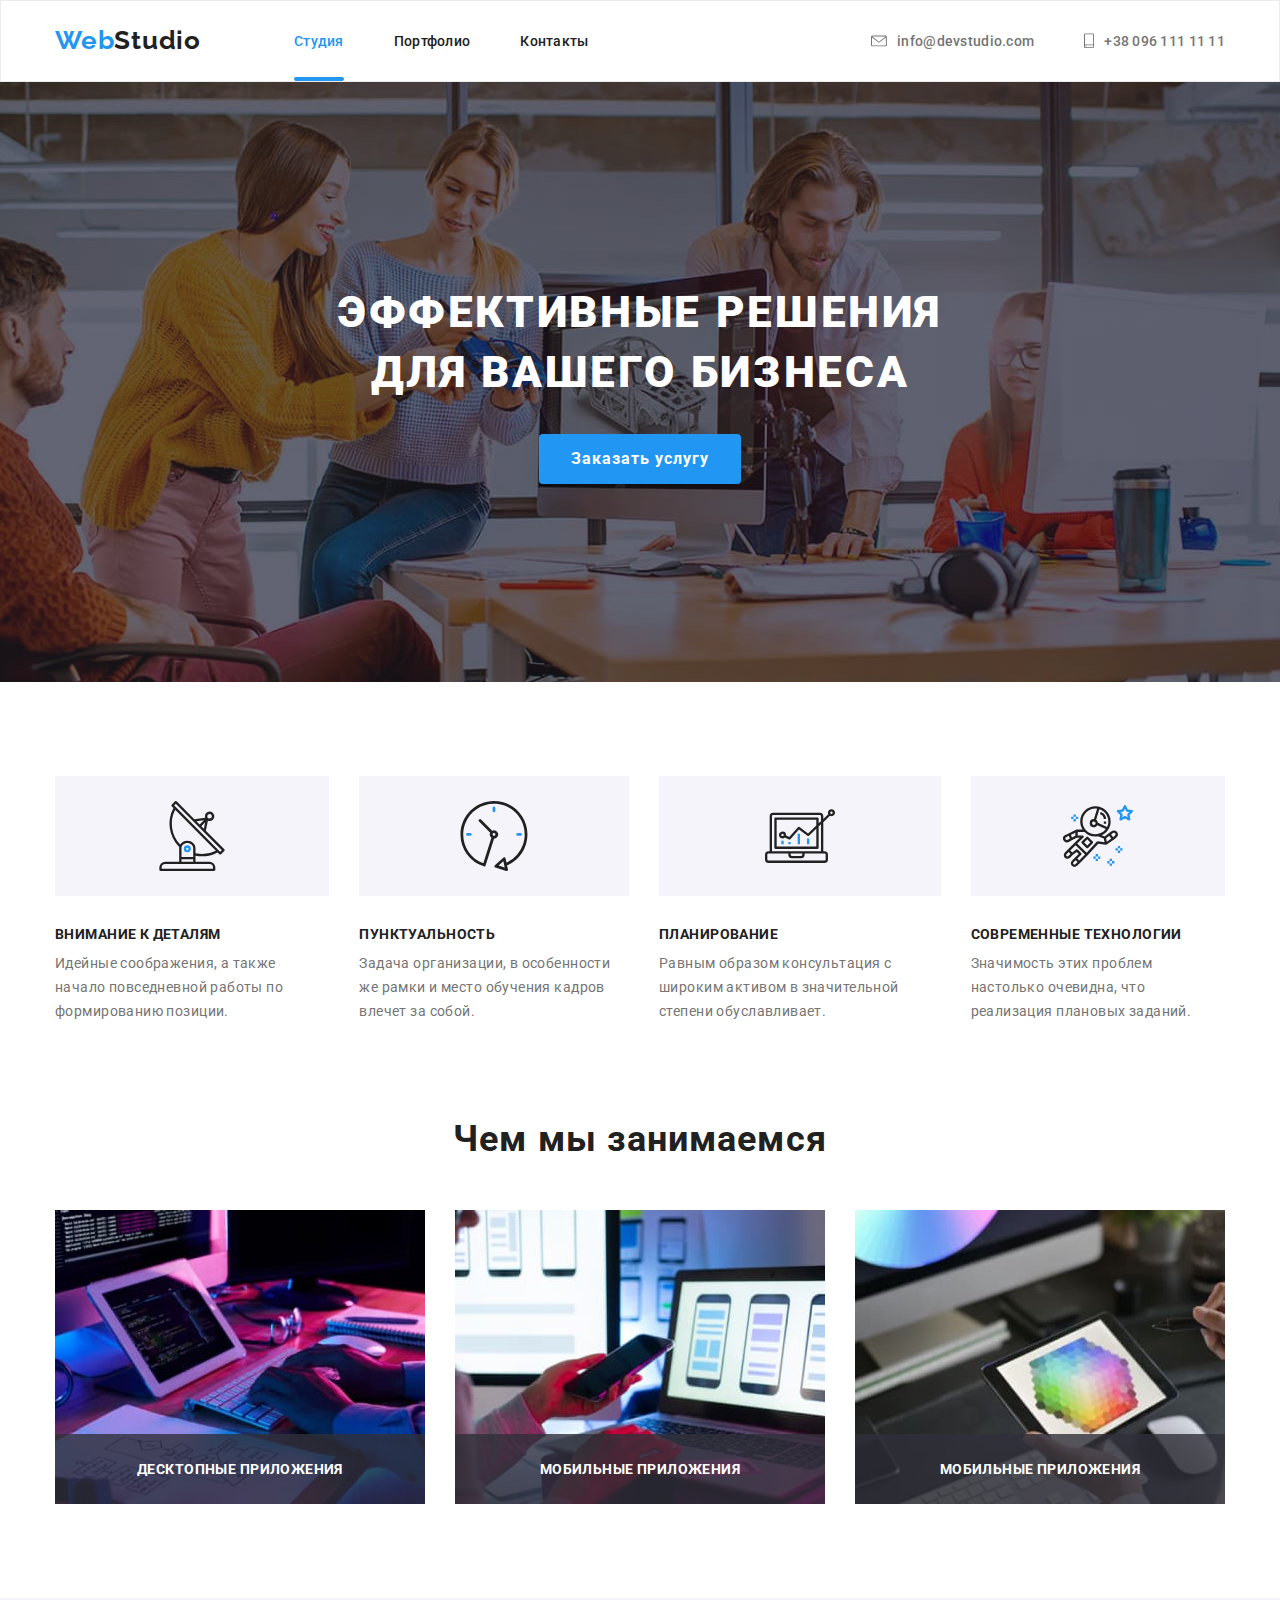
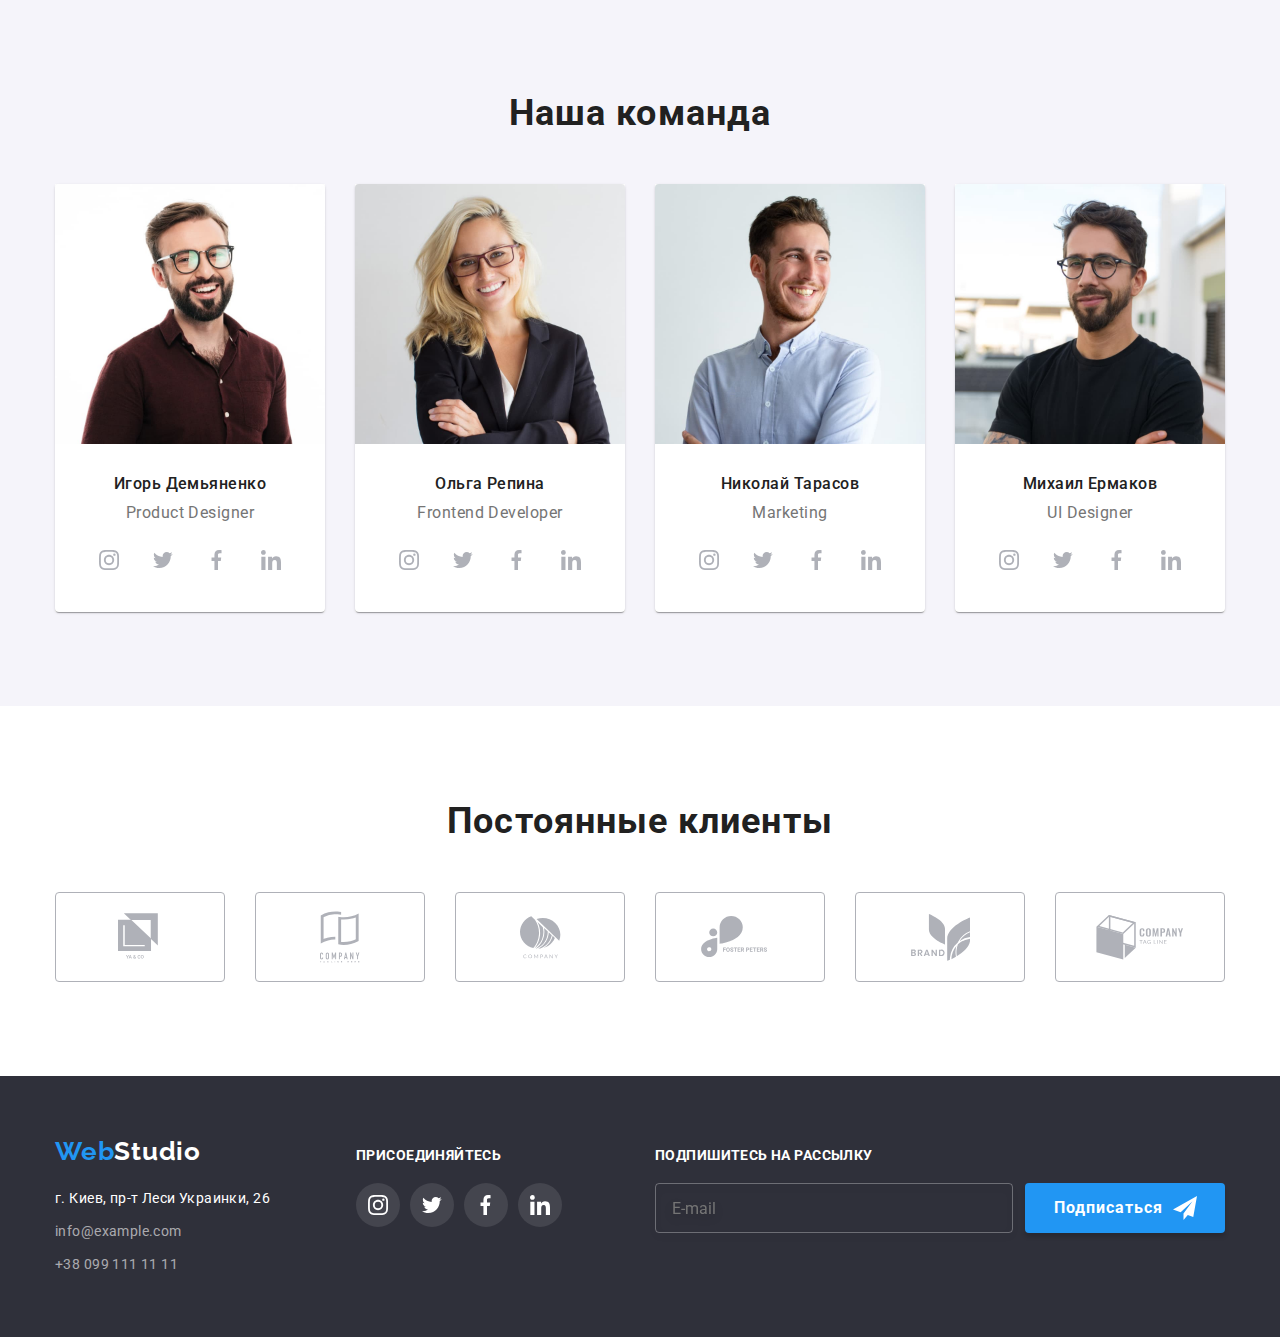
<file: index.html>
<!DOCTYPE html>
<html lang="ru">

<head>
    <meta charset="UTF-8">
    <meta name="viewport" content="width=device-width, initial-scale=1.0">
    <title>WebStudio</title>
    <link rel="stylesheet" href="https://cdnjs.cloudflare.com/ajax/libs/modern-normalize/1.0.0/modern-normalize.min.css">
    <link rel="preconnect" href="https://fonts.gstatic.com">
    <link 
        href="https://fonts.googleapis.com/css2?family=Raleway:wght@700&family=Roboto:wght@400;500;700&display=swap"
        rel="stylesheet">
    <link rel="stylesheet" href="./css/main.min.css">
</head>

<body>
    <!-- ! HEADER website // ШАПКА веб-сайта-->
    <header class="header">
        <div class="conteiner">
            <nav class="nav">
                <!--LOGO // логотип-->
                <a class="logo" href="./index.html" lang="en">Web<span class="logo__dark">Studio</span></a>
                <!--MENU // меню-->
                <ul class="nav-list">
                    <li class="nav-list__item"><a class="nav-list__link current" href="./index.html">Студия</a></li>
                    <li class="nav-list__item"><a class="nav-list__link" href="./portfolio.html">Портфолио</a></li>
                    <li class="nav-list__item"><a class="nav-list__link" href="#">Контакты</a></li>
                </ul>
            </nav>           
            <!-- Header address. Contact // адрес и контакты в шапке веб-сайта-->
            <address class="address">
                <ul class="address-list">
                    <li class="address-list__item">
                        <a class="contact-item" href="mailto:info@devstudio.com">
                            <svg class="icon-envelope" width="16" height="12">
                                <use href="./img/sprite/sprite-opt.svg#envelope"></use>
                            </svg>
                            info@devstudio.com
                        </a>
                    </li>
                    <li class="address-list__item">
                        <a class="contact-item" href="tel:+380961111111">
                            <svg class="icon-phone" width="10" height="16"> 
                                <use href="./img/sprite/sprite-opt.svg#smartphone"></use>
                            </svg>
                            +38 096 111 11 11
                        </a>
                    </li>
                </ul>    
            </address>
        </div>
    </header>
    <!--! Unique page content // уникальный контент страницы-->
    <main>
        <!--SECTION HEROES // секция герои -->
        <section class="hero">
            <div class="conteiner">
                <h1 class="hero-title">Эффективные решения для вашего бизнеса</h1>
                <!-- BUTTON -->
                <button class="hero-button" type="button" data-modal-open>Заказать услугу</button>
            </div>
        </section>
        <!--SECTION Features // секция особенности -->
        <section class="section-features">
            <div class="conteiner">
                <h2 class="section-features__title visually-hidden">Особенности</h2> <!-- ! I will hide -->
                <ul class="subtitle-features">
                    <li class="subtitle-features__item icon-antenna">
                        <h3 class="subtitle-features-title">Внимание к деталям</h3>
                        <p class="subtitle-features-text">Идейные соображения, а также начало повседневной работы по формированию позиции.</p>
                    </li>
                    <li class="subtitle-features__item icon-clock">
                        <h3 class="subtitle-features-title">Пунктуальность</h3>
                        <p class="subtitle-features-text">Задача организации, в особенности же рамки и место обучения кадров влечет за собой.</p>
                    </li>
                    <li class="subtitle-features__item icon-diagram">
                        <h3 class="subtitle-features-title">Планирование</h3>
                        <p class="subtitle-features-text">Равным образом консультация с широким активом в значительной степени обуславливает.</p>
                    </li>
                    <li class="subtitle-features__item icon-astronaut">
                        <h3 class="subtitle-features-title">Современные технологии</h3>
                        <p class="subtitle-features-text">Значимость этих проблем настолько очевидна, что реализация плановых заданий.</p>
                    </li>
                </ul>
            </div>
        </section>
        <!--SECTION Activities // Направления деятельности-->
        <section class="section-work">
            <div class="conteiner">
                <h2 class="section-work__title">Чем мы занимаемся</h2>
                <ul class="subtitle-work">
                    <li class="subtitle-work__item">
                        <a href="#">
                            <img class="subtitle-work__img" src="./img/studio/1.jpg" alt="компьютер на столе" width="370" height="294">
                            <h3 class="subtitle-work__label">Десктопные приложения</h3>
                        </a>
                    </li>
                    <li class="subtitle-work__item">
                        <a href="#">
                            <img class="subtitle-work__img" src="./img/studio/2.jpg" alt="телефон на столе" width="370" height="294">
                            <h3 class="subtitle-work__label">Мобильные приложения</h3>
                        </a>
                    </li>
                    <li class="subtitle-work__item">
                        <a href="#">
                            <img class="subtitle-work__img" src="./img/studio/3.jpg" alt="планцен на столе" width="370" height="294">
                            <h3 class="subtitle-work__label">Мобильные приложения</h3>
                        </a>
                    </li>
                </ul>
            </div>
        </section>

        <!--SECTION team // Команда-->
        <section class="section-team">
            <div class="conteiner">
                <h2 class="section-team__title">Наша команда</h2>
                <ul class="subtitle-team">
                    <li class="subtitle-team__item">
                        <article class="card-team">
                            <div class="card-team__thumb">
                                <img class="subtitle-team-title__img" src="./img/studio/PD.jpg" alt="Игорь Демьяненко">
                            </div>
                            <div class="card-team__content">
                                <h3 class="subtitle-team-title">Игорь Демьяненко</h3>
                                <p class="subtitle-team-text"><span lang="en">Product Designer</span></p>
                                <ul class="socials-links">
                                    <li>
                                        <a href="#" class="socials-links__instagram socials">
                                            <svg class="socials__icon">
                                                <use href="./img/sprite/sprite-opt.svg#instagram"></use>
                                            </svg>
                                        </a>
                                    </li>
                                    <li>
                                        <a href="#" class="socials-links__twitter socials">
                                            <svg class="socials__icon">
                                                <use href="./img/sprite/sprite-opt.svg#twitter"></use>
                                            </svg>
                                        </a>
                                    </li>
                                    <li>
                                        <a href="#" class="socials-links__facebook socials">
                                            <svg class="socials__icon">
                                                <use href="./img/sprite/sprite-opt.svg#facebook"></use>
                                            </svg>
                                        </a>
                                    </li>
                                    <li>
                                        <a href="#" class="socials-links__linkedin socials">
                                            <svg class="socials__icon">
                                                <use href="./img/sprite/sprite-opt.svg#linkedin"></use>
                                            </svg>
                                        </a>
                                    </li>
                                </ul>
                            </div>
                        </article>
                    </li>
                    <li class="subtitle-team__item">
                        <article class="card-team">
                            <div class="card-team__thumb">
                                <img class="subtitle-team-title__img" src="./img/studio/FD.jpg" alt="Ольга Репина">
                            </div>
                            <div class="card-team__content">
                                <h3 class="subtitle-team-title">Ольга Репина</h3>
                                <p class="subtitle-team-text"><span lang="en">Frontend Developer</span></p>
                                <ul class="socials-links">
                                    <li>
                                        <a href="#" class="socials-links__instagram socials">
                                            <svg class="socials__icon">
                                                <use href="./img/sprite/sprite-opt.svg#instagram"></use>
                                            </svg>
                                        </a>
                                    </li>
                                    <li>
                                        <a href="#" class="socials-links__twitter socials">
                                            <svg class="socials__icon">
                                                <use href="./img/sprite/sprite-opt.svg#twitter"></use>
                                            </svg>
                                        </a>
                                    </li>
                                    <li>
                                        <a href="#" class="socials-links__facebook socials">
                                            <svg class="socials__icon">
                                                <use href="./img/sprite/sprite-opt.svg#facebook"></use>
                                            </svg>
                                        </a>
                                    </li>
                                    <li>
                                        <a href="#" class="socials-links__linkedin socials">
                                            <svg class="socials__icon">
                                                <use href="./img/sprite/sprite-opt.svg#linkedin"></use>
                                            </svg>
                                        </a>
                                    </li>
                                </ul>
                            </div>
                        </article>
                    </li>
                    <li class="subtitle-team__item">
                        <article class="card-team">
                            <div class="card-team__thumb">
                                <img class="subtitle-team-title__img" src="./img/studio/M.jpg" alt="Николай Тарасов">
                            </div>
                            <div class="card-team__content">
                                <h3 class="subtitle-team-title">Николай Тарасов</h3>
                                <p class="subtitle-team-text"><span lang="en">Marketing</span></p>
                                <ul class="socials-links">
                                    <li>
                                        <a href="#" class="socials-links__instagram socials">
                                            <svg class="socials__icon">
                                                <use href="./img/sprite/sprite-opt.svg#instagram"></use>
                                            </svg>
                                        </a>
                                    </li>
                                    <li
                                        <a href="#" class="socials-links__twitter socials">
                                            <svg class="socials__icon">
                                                <use href="./img/sprite/sprite-opt.svg#twitter"></use>
                                            </svg>
                                        </a>
                                    </li>
                                    <li>
                                        <a href="#" class="socials-links__facebook socials">
                                            <svg class="socials__icon">
                                                <use href="./img/sprite/sprite-opt.svg#facebook"></use>
                                            </svg>
                                        </a>
                                    </li>
                                    <li>
                                        <a href="#" class="socials-links__linkedin socials">
                                            <svg class="socials__icon">
                                                <use href="./img/sprite/sprite-opt.svg#linkedin"></use>
                                            </svg>
                                        </a>
                                    </li>
                                </ul>
                            </div>
                        </article>
                    </li>
                    <li class="subtitle-team__item">
                        <article class="card-team">
                            <div class="card-team__thumb">
                                <img class="subtitle-team-title__img" src="./img/studio/UID.jpg" alt="Михаил Ермаков">
                            </div>
                            <div class="card-team__content">
                                <h3 class="subtitle-team-title">Михаил Ермаков</h3>
                                <p class="subtitle-team-text"><span lang="en">UI Designer</span></p>
                                <ul class="socials-links">
                                    <li>
                                        <a href="#" class="socials-links__instagram socials">
                                            <svg class="socials__icon">
                                                <use href="./img/sprite/sprite-opt.svg#instagram"></use>
                                            </svg>
                                        </a>
                                    </li>
                                    <li>
                                        <a href="#" class="socials-links__twitter socials">
                                            <svg class="socials__icon">
                                                <use href="./img/sprite/sprite-opt.svg#twitter"></use>
                                            </svg>
                                        </a>
                                    </li>
                                    <li>
                                        <a href="#" class="socials-links__facebook socials">
                                            <svg class="socials__icon">
                                                <use href="./img/sprite/sprite-opt.svg#facebook"></use>
                                            </svg>
                                        </a>
                                    </li>
                                    <li>
                                        <a href="#" class="socials-links__linkedin socials">
                                            <svg class="socials__icon">
                                                <use href="./img/sprite/sprite-opt.svg#linkedin"></use>
                                            </svg>
                                        </a>
                                    </li>
                                </ul>
                            </div>
                        </article>
                    </li>
                </ul>
            </div>
        </section>

        <!--SECTION clients // Клиенты-->
        <section class="section-clients">
            <div class="conteiner">
                <h2 class="section-clients__title">Постоянные клиенты</h2>
                    <ul lang="en" class="section-clients-list">
                        <li class="section-section-clients-list__item">
                            <a href="#" class="section-clients__link" aria-label="YA & CO">
                                <svg class="section-clients__client" width="44" height="49">
                                    <use href="./img/sprite/sprite-opt.svg#client-1"></use>
                                </svg>
                            </a>
                        </li>
                        <li class="section-clients-list__item">
                            <a href="#" class="section-clients__link" aria-label="COMPANY TAGLINE HERE">
                                <svg class="section-clients__client" width="40" height="52">
                                    <use href="./img/sprite/sprite-opt.svg#client-2"></use>
                                </svg>
                            </a>
                        </li>
                        <li class="section-clients-list__item">
                            <a href="#" class="section-clients__link" aria-label="COMPANY">
                                <svg class="section-clients__client" width="41" height="43">
                                    <use href="./img/sprite/sprite-opt.svg#client-3"></use>
                                </svg>
                            </a>
                        </li>
                        <li class="section-clients-list__item">
                            <a href="#" class="section-clients__link" aria-label="FOSTER PETERS">
                                <svg class="section-clients__client" width="79" height="42">
                                    <use href="./img/sprite/sprite-opt.svg#client-4"></use>
                                </svg>
                            </a>
                        </li>
                        <li class="section-clients-list__item">
                            <a href="#" class="section-clients__link" aria-label="BRAND">
                                <svg class="section-clients__client" width="59" height="47">
                                    <use href="./img/sprite/sprite-opt.svg#client-5"></use>
                                </svg>
                            </a>
                        </li>
                        <li class="section-clients-list__item">
                            <a href="#" class="section-clients__link" aria-label="COMPANY TAG LINE">
                                <svg class="section-clients__client" width="88" height="45">
                                    <use href="./img/sprite/sprite-opt.svg#client-6"></use>
                                </svg>
                            </a>
                        </li>
                    </ul>
            </div>
        </section>
    </main>
    <!--! Footer site // Подвал сайта-->
    <footer class="footer">
        <div class="conteiner">
            <div class="footer--baseline">
                <!--the logo-->
            <div class="footer-contact">
                <a class="logo" href="./index.html" lang="en">Web<span class="logo__light">Studio</span></a>
                    <!--address, contact-->
                <address class="footer-address">
                    <a class="footer-address__contact" target="blanc" href="https://goo.gl/maps/rmMPoWMHuQChFa8u6" class="map">г. Киев, пр-т Леси Украинки, 26</a>
                    <a class="footer-contact__email" href="mailto:info@example.com">info@example.com</a>
                    <a class="footer-contact__tell" href="tel:+380991111111">+38 099 111 11 11</a>
                </address>
            </div>
            <div class="subscription">
                <b class="subscription-title">присоединяйтесь</b>
                    <ul class="socials-links">
                        <li class="socials-links__item">
                            <a href="#" class="socials-links__instagram socials--dark">
                                <svg class="socials__icon">
                                    <use href="./img/sprite/sprite-opt.svg#instagram"></use>
                                </svg>
                            </a>
                        </li>
                        <li class="socials-links__item">
                            <a href="#" class="socials-links__twitter socials--dark">
                                <svg class="socials__icon">
                                    <use href="./img/sprite/sprite-opt.svg#twitter"></use>
                                </svg>
                            </a>
                        </li>
                        <li class="socials-links__item">
                            <a href="#" class="socials-links__facebook socials--dark">
                                <svg class="socials__icon">
                                    <use href="./img/sprite/sprite-opt.svg#facebook"></use>
                                </svg>
                            </a>
                        </li>
                        <li class="socials-links__item">
                            <a href="#" class="socials-links__linkedin socials--dark">
                                <svg class="socials__icon">
                                    <use href="./img/sprite/sprite-opt.svg#linkedin"></use>
                                </svg>
                            </a>
                        </li>
                    </ul>
            </div>
                <div class="subscription-wrapper">
                    <p class="subscription-slogan">Подпишитесь на рассылку</p>
                    <form action="#" class="footer-form">
                        <input class="email-input" type="email" name="mail" placeholder="E-mail">
                        <button type="submit" class="subscription-btn">
                        Подписаться
                        <svg class="subscription-icon">
                            <use href="./img/sprite/sprite-opt.svg#icon-send"></use>
                        </svg>
                        </button>
                    </form>
                </div>      
            </div>
        </div>
    </footer>
    <!-- MODAL -->
    <div class="backdrop is-hidden" data-modal>
        <div class="modal">
            <button type="button" class="close-btn" data-modal-close>
                <svg class="close-icon" width="18" height="18">
                    <use href="./img/sprite/sprite-opt.svg#icon-close-black"></use>
                </svg>
            </button>
            <form action="#" class="modal-form">
                <b class="form-title">Оставьте свои данные, мы вам перезвоним</b>
                <label class="modal-form-field">
                    Имя
                    <span class="form-input-wrapper">
                        <input type="text" name="user-name" class="modal-form-input">
                        <svg class="form-icon" width="18" height="18">
                            <use href="./img/sprite/symbol-defs.svg#icon-user"></use>
                        </svg>
                    </span>
                </label>
                <label class="modal-form-field">
                    Телефон
                    <span class="form-input-wrapper">
                        <input type="tel" name="user-tel" class="modal-form-input">
                        <svg class="form-icon" width="18" height="18">
                            <use href="./img/sprite/symbol-defs.svg#icon-phone"></use>
                        </svg>
                    </span>
                </label>
                <label class="modal-form-field">
                    Почта
                    <span class="form-input-wrapper">
                        <input type="email" name="user-email" class="modal-form-input">
                        <svg class="form-icon" width="18" height="18">
                            <use href="./img/sprite/symbol-defs.svg#icon-email"></use>
                        </svg>
                    </span>
                </label>
                <label class="modal-form-field">
                    Комментарий
                    <textarea class="modal-form-comment" name="comment" id="" placeholder="Введите текст"></textarea>
                </label>
                <input type="checkbox" name="user-policy" value="accept-policy" class="modal-policy-checkbox visually-hidden" id="user-policy">
                <label for="user-policy" class="modal-policy">
                    Соглашаюсь с рассылкой и принимаю&nbsp<a href="#" class="form-link">Условия договора</a>
                </label>
                <button type="submit" class="modal-form-btn">Отправить</button>
            </form>
        </div>
    </div>
        <script src="./js/modal.js"></script>
    </body>
</html>
</body>
</html>
</file>
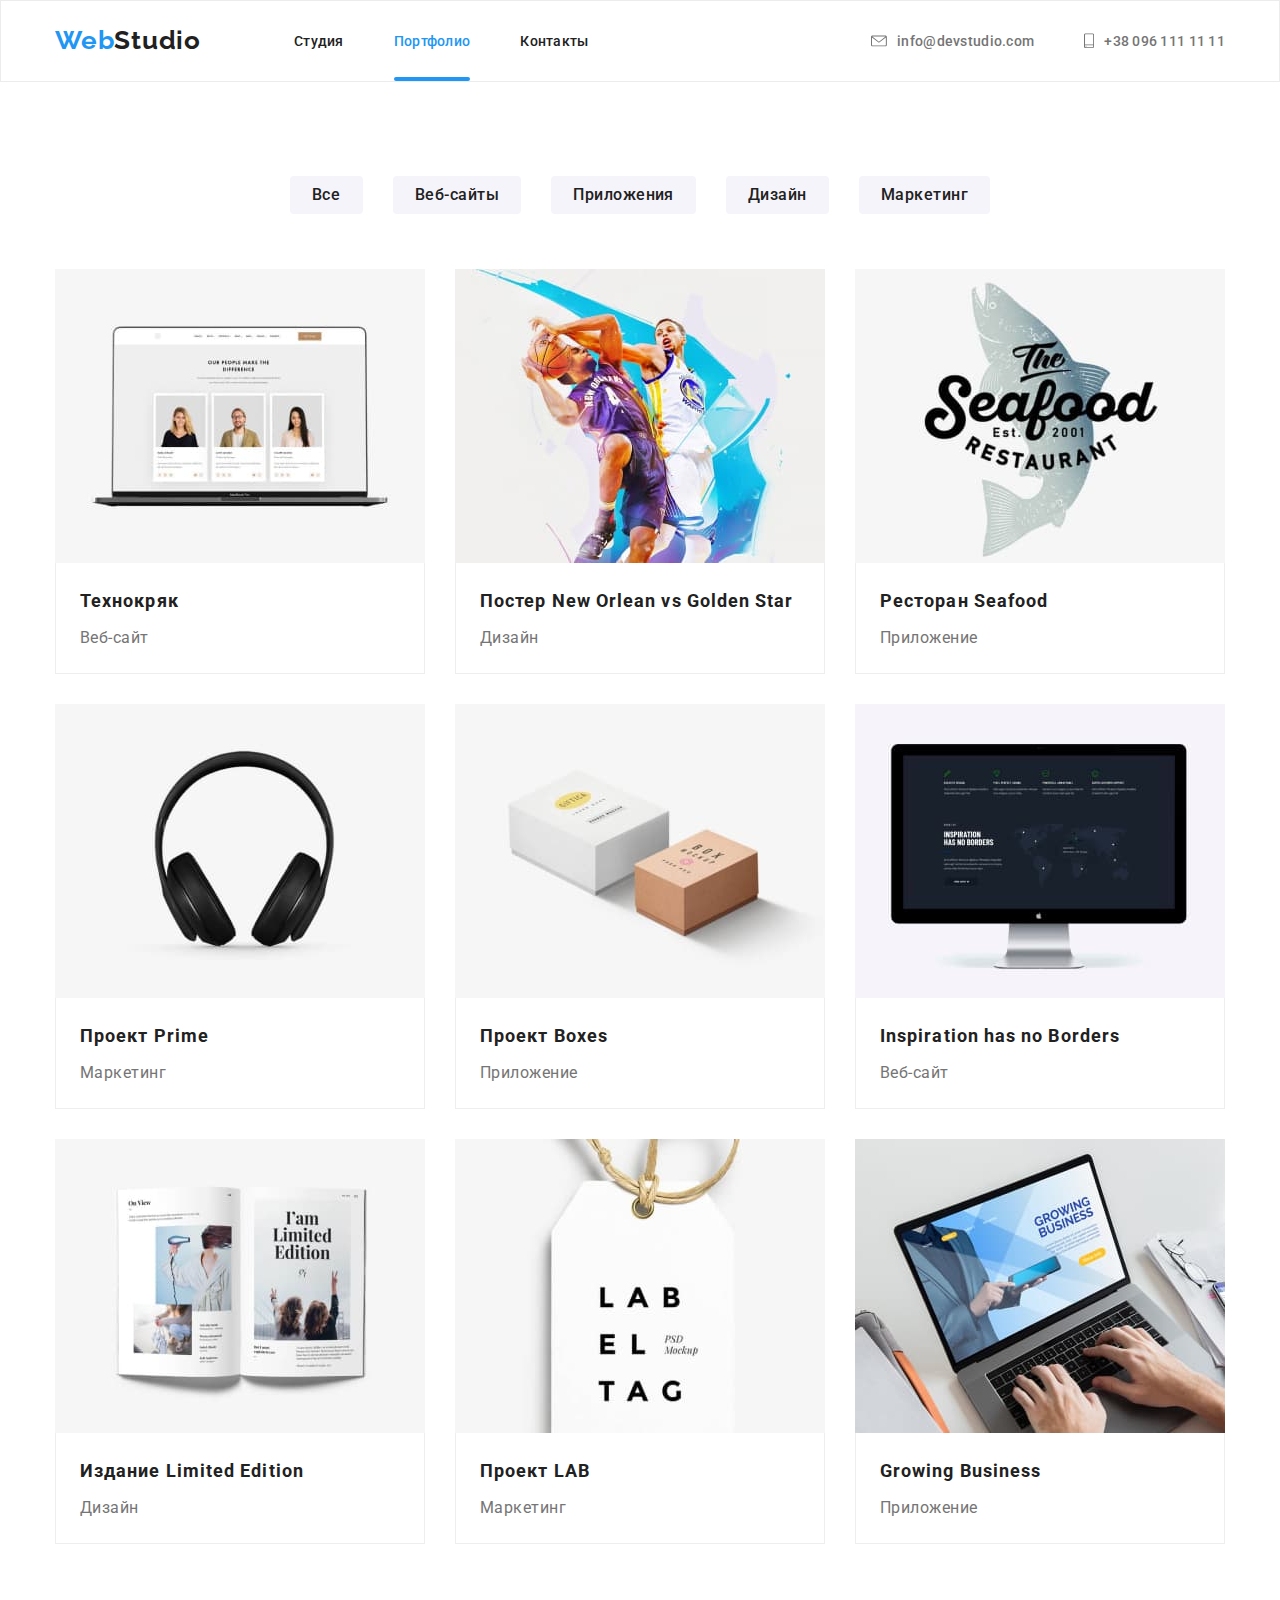
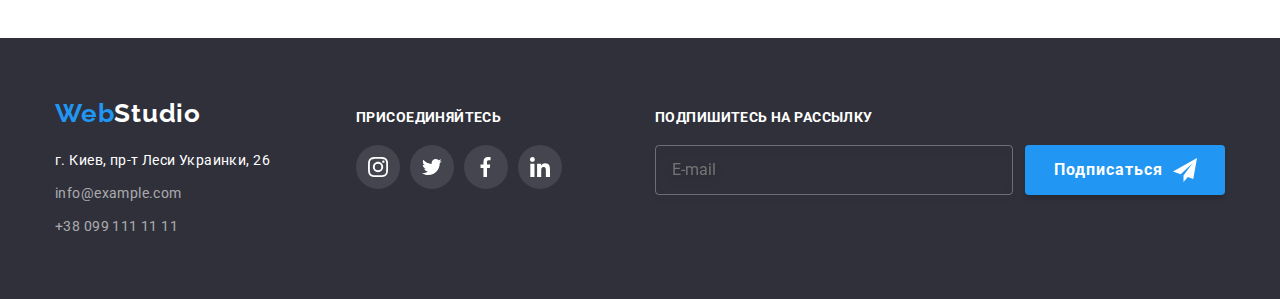
<file: portfolio.html>
<!DOCTYPE html>
<html lang="ru">

<head>
    <meta charset="UTF-8">
    <meta name="viewport" content="width=device-width, initial-scale=1.0">
    <title>WebStudio</title>
    <!-- <link rel="stylesheet" href="./css/reset.css"> -->
    <link rel="stylesheet" href="https://cdnjs.cloudflare.com/ajax/libs/modern-normalize/1.0.0/modern-normalize.min.css">
    <link rel="preconnect" href="https://fonts.gstatic.com">
    <link href="https://fonts.googleapis.com/css2?family=Raleway:wght@700&family=Roboto:wght@400;500;700&display=swap"
        rel="stylesheet">
    <link rel="stylesheet" href="https://cdnjs.cloudflare.com/ajax/libs/modern-normalize/1.0.0/modern-normalize.min.css">
    <link rel="stylesheet" href="./css/main.min.css">
</head>

<body>
    <!-- ! HEADER website // ШАПКА веб-сайта-->
    <header class="header">
        <div class="conteiner">
            <nav class="nav">
                <!--LOGO // логотип-->
                <a class="logo" href="./index.html" lang="en">Web<span class="logo__dark">Studio</span></a>
                <!--MENU // меню-->
                <ul class="nav-list">
                    <li class="nav-list__item"><a class="nav-list__link" href="./index.html">Студия</a></li>
                    <li class="nav-list__item"><a class="nav-list__link current" href="./portfolio.html">Портфолио</a></li>
                    <li class="nav-list__item"><a class="nav-list__link" href="#">Контакты</a></li>
                </ul>
            </nav>           
            <!-- Header address. Contact // адрес и контакты в шапке веб-сайта-->
            <address class="address">
                <ul class="address-list">
                    <li class="address-list__item">
                        <a class="contact-item" href="mailto:info@devstudio.com">
                            <svg class="icon-envelope" width="16" height="12">
                                <use href="./img/sprite/sprite-opt.svg#envelope"></use>
                            </svg>
                            info@devstudio.com
                        </a>
                    </li>
                    <li class="address-list__item">
                        <a class="contact-item" href="tel:+380961111111">
                            <svg class="icon-phone" width="10" height="16"> 
                                <use href="./img/sprite/sprite-opt.svg#smartphone"></use>
                            </svg>
                            +38 096 111 11 11
                        </a>
                    </li>
                </ul>    
            </address>
        </div>
    </header>
    <!--! unique page content-->
    <main>
        <section class="filter">
            <div class="conteiner">
                <h1 class="visually-hidden">Портфолио</h1>
                <!--! I will hide -->
                <!-- Portfolio menu // Портфолио меню -->
                <ul class="portfolio-subtitle__menu">
                    <li class="portfolio-subtitle__item">
                        <button class="portfolio__button" type="button">Все</button></li>
                    <li class="portfolio-subtitle__item">
                        <button class="portfolio__button" type="button">Веб-сайты</button></li>
                    <li class="portfolio-subtitle__item">
                        <button class="portfolio__button" type="button">Приложения</button></li>
                    <li class="portfolio-subtitle__item">
                        <button class="portfolio__button" type="button">Дизайн</button></li>
                    <li class="portfolio-subtitle__item">
                        <button class="portfolio__button" type="button">Маркетинг</button></li>
                </ul>
                <!-- Portfolio filter // Портфолио фильтер -->
                <h2 class="section-title visually-hidden">Фильтер</h2>
                <!--! I will hide -->
                <ul class="portfolio-filter">
                    <li class="portfolio-filter__item">
                        <a class="card__link" href="#">
                            <div class="card-thumb__filter">
                                <img 
                                    class="portfolio-subtitle__img"
                                    src="./img/portfolio/img 1.jpg"
                                    alt="ноутбук"
                                    width="370"
                                    height="294"
                                />
                                <p class="portfolio-subtitle__description">
                                    Технокряк это современная площадка распространения коронавируса. Компании используют эту платформу для цифрового шпионажа и атак на защищённые сервера конкурентов.
                                </p>
                            </div>
                            <div class="card-content__filter">
                                <h3 class="portfolio__title">Технокряк</h3>
                                <p class="portfolio__text">Веб-сайт</p>
                        </div>
                        </a>
                    </li>
                    <li class="portfolio-filter__item">
                        <a class="card__link" href="#">
                            <div class="card-thumb__filter">
                                <img 
                                    class="portfolio-subtitle__img"
                                    src="./img/portfolio/img 2.jpg"
                                    alt="два баскетболиста"
                                    width="370"
                                    height="294"
                                />
                                <p class="portfolio-subtitle__description">
                                    Технокряк это современная площадка распространения коронавируса. Компании используют эту платформу для цифрового шпионажа и атак на защищённые сервера конкурентов.
                                </p>
                            </div>
                            <div class="card-content__filter">
                                <h3 class="portfolio__title">Постер <span lang="en">New Orlean vs Golden Star</span></h3>
                                <p class="portfolio__text">Дизайн</p>
                            </div>                    
                        </a>
                    </li>
                    <li class="portfolio-filter__item">
                        <a class="card__link" href="#">
                            <div class="card-thumb__filter">
                                <img 
                                    class="portfolio-subtitle__img"
                                    src="./img/portfolio/img 3.jpg"
                                    alt="логотип ресторана"
                                    width="370"
                                    height="294"
                                />
                                <p class="portfolio-subtitle__description">
                                    Технокряк это современная площадка распространения коронавируса. Компании используют эту платформу для цифрового шпионажа и атак на защищённые сервера конкурентов.
                                </p>
                            </div>
                            <div class="card-content__filter">
                                <h3 class="portfolio__title">Ресторан <span lang="en">Seafood</span></h3>
                                <p class="portfolio__text">Приложение</p>
                            </div>                        
                        </a>
                    </li>
                    <li class="portfolio-filter__item">
                        <a class="card__link" href="#">    
                            <div class="card-thumb__filter">
                                <img 
                                    class="portfolio-subtitle__img"
                                    src="./img/portfolio/img 4.jpg"
                                    alt="наушники большие"
                                    width="370"
                                    height="294"
                                />
                                <p class="portfolio-subtitle__description">
                                    Технокряк это современная площадка распространения коронавируса. Компании используют эту платформу для цифрового шпионажа и атак на защищённые сервера конкурентов.
                                </p>
                                </div>
                            <div class="card-content__filter">
                                <h3 class="portfolio__title">Проект <span lang="en">Prime</span></h3>
                                <p class="portfolio__text">Маркетинг</p>
                            </div>                    
                        </a>
                    </li>
                    <li class="portfolio-filter__item">
                        <a class="card__link" href="#">           
                            <div class="card-thumb__filter">
                                <img 
                                    class="portfolio-subtitle__img"
                                    src="./img/portfolio/img 5.jpg"
                                    alt="две коробки"
                                    width="370"
                                    height="294"
                                />
                                <p class="portfolio-subtitle__description">
                                    Технокряк это современная площадка распространения коронавируса. Компании используют эту платформу для цифрового шпионажа и атак на защищённые сервера конкурентов.
                                </p>
                            </div>
                            <div class="card-content__filter">
                                <h3 class="portfolio__title">Проект <span lang="en">Boxes</span></h3>
                                <p class="portfolio__text">Приложение</p>
                            </div>                    
                        </a>
                    </li>
                    <li class="portfolio-filter__item">
                        <a class="card__link" href="#">              
                            <div class="card-thumb__filter">
                                <img 
                                    class="portfolio-subtitle-img"
                                    src="./img/portfolio/img 6.jpg"
                                    alt="две коробки"
                                    width="370"
                                    height="294"
                                />
                                <p class="portfolio-subtitle__description">
                                    Технокряк это современная площадка распространения коронавируса. Компании используют эту платформу для цифрового шпионажа и атак на защищённые сервера конкурентов.
                                </p>
                                </div>
                                <div class="card-content__filter">
                                    <h3 lang="en" class="portfolio__title">Inspiration has no Borders</h3>
                                    <p class="portfolio__text">Веб-сайт</p>
                                </div>                    
                        </a>
                    </li>
                    <li class="portfolio-filter__item">
                        <a class="card__link" href="#">
                            <div class="card-thumb__filter">
                                <img 
                                    class="portfolio-subtitle__img"
                                    src="./img/portfolio/img 7.jpg"
                                    alt="открытая книга"
                                    width="370"
                                    height="294"
                                />
                                <p class="portfolio-subtitle__description">
                                    Технокряк это современная площадка распространения коронавируса. Компании используют эту платформу для цифрового шпионажа и атак на защищённые сервера конкурентов.
                                </p>
                            </div>
                            <div class="card-content__filter">
                                <h3 class="portfolio__title">Издание <span lang="en">Limited Edition</span></h3>
                                <p class="portfolio__text">Дизайн</p>
                            </div>                    
                        </a>
                    </li>
                    <li class="portfolio-filter__item">
                        <a class="card__link" href="#">
                            <div class="card-thumb__filter">
                                <img 
                                    class="portfolio-subtitle__img"
                                    src="./img/portfolio/img 8.jpg"
                                    alt="жетон"
                                    width="370"
                                    height="294"
                                />
                                <p class="portfolio-subtitle__description">
                                    Технокряк это современная площадка распространения коронавируса. Компании используют эту платформу для цифрового шпионажа и атак на защищённые сервера конкурентов.
                                </p>
                            </div>
                            <div class="card-content__filter">
                                <h3 class="portfolio__title">Проект <span lang="en">LAB</span></h3>
                                <p class="portfolio__text">Маркетинг</p>
                            </div>
                        </a>
                    </li>
                    <li class="portfolio-filter__item">
                        <a class="card__link" href="#">
                            <div class="card-thumb__filter">
                                <img 
                                    class="portfolio-subtitle__img"
                                    src="./img/portfolio/img 9.jpg"
                                    alt="ноутбук"
                                    width="370"
                                    height="294"
                                />
                                <p class="portfolio-subtitle__description">
                                    Технокряк это современная площадка распространения коронавируса. Компании используют эту платформу для цифрового шпионажа и атак на защищённые сервера конкурентов.
                                </p>
                            </div>
                            <div class="card-content__filter">
                                <h3 lang="en" class="portfolio__title">Growing Business</h3>
                                <p class="portfolio__text">Приложение</p>
                            </div>                    
                        </a>
                    </li>
                </ul>
            </div>
        </section>                      
    </main>

    <!--! footer site-->
    <footer class="footer">
        <div class="conteiner">
            <div class="footer--baseline">
                <!--the logo-->
            <div class="footer-contact">
                <a class="logo" href="./index.html" lang="en">Web<span class="logo__light">Studio</span></a>
                    <!--address, contact-->
                <address class="footer-address">
                    <a class="footer-address__contact" target="blanc" href="https://goo.gl/maps/rmMPoWMHuQChFa8u6" class="map">г. Киев, пр-т Леси Украинки, 26</a>
                    <a class="footer-contact__email" href="mailto:info@example.com">info@example.com</a>
                    <a class="footer-contact__tell" href="tel:+380991111111">+38 099 111 11 11</a>
                </address>
            </div>
            <div class="subscription">
                <b class="subscription-title">присоединяйтесь</b>
                    <ul class="socials-links">
                        <li class="socials-links__item">
                            <a href="#" class="socials-links__instagram socials--dark">
                                <svg class="socials__icon">
                                    <use href="./img/sprite/sprite-opt.svg#instagram"></use>
                                </svg>
                            </a>
                        </li>
                        <li class="socials-links__item">
                            <a href="#" class="socials-links__twitter socials--dark">
                                <svg class="socials__icon">
                                    <use href="./img/sprite/sprite-opt.svg#twitter"></use>
                                </svg>
                            </a>
                        </li>
                        <li class="socials-links__item">
                            <a href="#" class="socials-links__facebook socials--dark">
                                <svg class="socials__icon">
                                    <use href="./img/sprite/sprite-opt.svg#facebook"></use>
                                </svg>
                            </a>
                        </li>
                        <li class="socials-links__item">
                            <a href="#" class="socials-links__linkedin socials--dark">
                                <svg class="socials__icon">
                                    <use href="./img/sprite/sprite-opt.svg#linkedin"></use>
                                </svg>
                            </a>
                        </li>
                    </ul>
            </div>
            <div class="subscription-wrapper">
                <p class="subscription-slogan">Подпишитесь на рассылку</p>
                <form action="#" class="footer-form">
                    <input class="email-input" type="email" name="mail" placeholder="E-mail">
                    <button type="submit" class="subscription-btn">
                    Подписаться
                    <svg class="subscription-icon">
                        <use href="./img/sprite/sprite-opt.svg#icon-send"></use>
                    </svg>
                    </button>
                </form>
            </div>      
            </div>
        </div>
    </footer>

</body>

</html>
</file>
<file: css/main.min.css>
.visually-hidden{position:absolute;width:1px;height:1px;margin:-1px;border:0;padding:0;white-space:nowrap;clip-path:inset(100%);clip:rect(0 0 0 0);overflow:hidden}:root{--primary-text-color: #757575;--title-text-color: #212121;--accent-color: #2196F3;--primary-white-color: #FFFFFF;--background-color-dark: #2F303A;--background-color-white: #FFFFFF;--secondary-background-color: #F5F4FA;--portfolio-button-background-color: #F5F4FA;--primary-font-family: "Roboto", sans-serif;--secondary-font-family: "Raleway", sans-serif;--card-set-gap: 30px;--socials-color: #afb1b8;--socials-color-background-dark: rgba(255, 255, 255, 0.1);--card-shadow: 
    0px 2px 1px -1px rgba(0, 0, 0, 0.2),
    0px 1px 1px 0px rgba(0, 0, 0, 0.14),
    0px 1px 3px 0px rgba(0, 0, 0, 0.12);--timing-animation: cubic-bezier(0.4, 0, 0.2, 1);--duration-animation: 250ms;--color-border-close: rgba(0, 0, 0, 0.1);--backdrop: rgba(0, 0, 0, 0.2)}.logo{font-family:var(--secondary-font-family);font-size:26px;font-weight:700;line-height:1.192;letter-spacing:.03em;color:var(--accent-color)}.header .logo{padding-top:24px;padding-bottom:25px;margin-right:93px}.logo__dark{color:var(--title-text-color)}.logo__light{color:var(--primary-white-color);background-color:var(--background-color-dark)}button{display:inline-flex;font-family:var(--primary-font-family);border-color:transparent;border-style:none;border-radius:4px;cursor:pointer;text-align:center;transition:background-color var(--duration-animation) var(--timing-animation),fill var(--duration-animation) var(--timing-animation)}.socials{background-color:var(--background-color-white);fill:var(--socials-color);border-radius:22px;width:44px;height:44px;transform:scale(1);transition:fill var(--duration-animation) var(--timing-animation),transform var(--duration-animation) var(--timing-animation),border-color var(--duration-animation) var(--timing-animation)}.socials-links{display:flex;justify-content:space-between}.socials-links__instagram,.socials-links__twitter,.socials-links__facebook,.socials-links__linkedin{display:flex;justify-content:center;align-items:center}.socials-links__item{margin-right:10px}.socials:hover,.socials:focus{background-color:var(--accent-color);fill:var(--background-color-white);transform:scale(1.2)}.socials--dark{background-color:var(--socials-color-background-dark);fill:var(--background-color-white);border-radius:22px;width:44px;height:44px;transform:scale(1);transition:fill var(--duration-animation) var(--timing-animation),transform var(--duration-animation) var(--timing-animation),border-color var(--duration-animation) var(--timing-animation)}.socials--dark:hover,.socials--dark:focus{background-color:var(--accent-color);fill:var(--background-color-white);transform:scale(1.2)}.socials__icon{width:20px;height:20px}.backdrop{position:fixed;top:0;left:0;width:100%;height:100%;opacity:1;background-color:var(--backdrop);transition:all 250ms ease-out}.backdrop.is-hidden{opacity:0;visibility:hidden;pointer-events:none}.backdrop.is-hidden .modal{transform:translate(-50%, -50%) scale(0)}.modal{position:absolute;top:50%;left:50%;width:530px;min-height:581px;background-color:var(--background-color-white);transform:translate(-50%, -50%) scale(1);transition:transform 250ms linear;padding:40px}.modal-button{min-width:200px;height:50px;padding:10px 32px;box-shadow:0px 4px 4px rgba(0,0,0,0.15);border:none;border-radius:4px;font-size:16px;font-weight:700;line-height:1.875;letter-spacing:.06em;text-align:center;color:var(--primary-white-color);background-color:var(--accent-color);cursor:pointer}.modal-form{display:flex;flex-direction:column}.modal-form-field{margin-bottom:10px;color:var(--primary-text-color);font-size:12px;font-weight:400;line-height:1.167;letter-spacing:.01em}.modal-form-comment{width:100%;height:120px;resize:none;border:1px solid rgba(33,33,33,0.2);border-radius:4px;padding:12px 16px;margin-top:4px;transition:var(--duration-animation) var(--timing-animation)}.modal-form-comment:focus{outline:none;border-color:var(--accent-color)}.modal-form-input{width:100%;height:40px;border:1px solid rgba(33,33,33,0.2);border-radius:4px;padding-left:42px;transition:var(--duration-animation) var(--timing-animation)}.modal-form-input:focus{outline:none;border-color:var(--accent-color)}.modal-form-input:focus+.form-icon{fill:var(--accent-color)}.modal-form-btn{display:block;width:200px;height:50px;padding:10px 32px;box-shadow:0px 4px 4px rgba(0,0,0,0.15);border:none;border-radius:4px;font-size:16px;font-weight:700;line-height:1.875;letter-spacing:.06em;text-align:center;color:var(--primary-white-color);background-color:var(--accent-color);cursor:pointer;margin:0 auto;margin-top:30px}.modal-policy{display:flex;justify-content:center;align-items:center;font-size:14px;font-weight:400;line-height:1.714;letter-spacing:.03em;font-style:normal;color:var(--primary-text-color)}.modal-policy::before{content:"";display:inline-block;width:16px;height:15px;border:1px solid #212121;margin-right:7px;border-radius:2px}.modal-policy-checkbox:checked+.modal-policy::before{background-color:var(--accent-color);background-image:url("../img/modal/icon_check.svg");background-position:center;border:1px solid var(--accent-color)}.form-title{margin-bottom:12px;font-size:20px;font-weight:700;line-height:1.15;letter-spacing:.03em;text-align:center;color:var(--title-text-color)}.form-input-wrapper{position:relative;display:block;margin-top:4px}.form-icon{position:absolute;display:block;top:50%;transform:translateY(-50%);left:12px;transition:var(--duration-animation) var(--timing-animation)}.form-icon:hover{fill:var(--accent-color)}.form-link{font-size:14px;font-weight:400;line-height:1.714;letter-spacing:.03em;text-decoration-line:underline;text-decoration-skip-ink:none;color:#2196f3}.close-btn{position:absolute;top:8px;right:8px;display:flex;align-items:center;justify-content:center;width:30px;height:30px;border:1px solid var(--color-border-close);border-radius:50%;background-color:var(--background-color-white);cursor:pointer}.close-icon{fill:var(--title-text-color);transition:transform var(--duration-animation) var(--timing-animation)}.close-btn:hover>.close-icon,.close-btn:focus>.close-icon{fill:var(--accent-color)}ul,ol{margin:0;padding:0;list-style:none}p{margin:0}img{display:block;max-width:100%;height:auto}a{color:inherit;text-decoration:none;transition:color var(--duration-animation) var(--timing-animation)}/*! ---------------------------------------------------- */body,address{font-family:var(--primary-font-family);font-style:normal;letter-spacing:0.03em;color:var(--primary-text-color);background-color:var(--background-color-white)}h1,h2,h3,h4,h5,h6{color:var(--title-text-color);margin:0}.conteiner{width:1200px;padding:0 15px;margin:0 auto}.header{display:flex;align-items:center;border:1px solid #ECECEC}.header .conteiner{display:flex;align-items:center;margin:0 auto}.header-contact{display:flex;align-items:center;margin-left:auto}.header .address{margin-left:auto}.nav{display:flex;align-items:center}.nav-list{display:flex;align-items:center}.nav-list__item{font-size:14px;font-weight:500;line-height:1.143;letter-spacing:.02em;color:var(--title-text-color)}.nav-list__item:not(:last-child){position:relative;margin-right:50px}.nav-list__link{position:relative;display:block;padding-top:32px;padding-bottom:32px}.nav-list__link.current,.nav-list__link:hover,.nav-list__link:focus{color:var(--accent-color)}.nav-list__link::after{content:"";position:absolute;left:0;bottom:0;display:block;width:100%;height:4px;border-radius:2px;background-color:var(--accent-color);transform-origin:0px 0px;transform:scaleX(0);transition:background-color var(--duration-animation) var(--timing-animation),fill var(--duration-animation) var(--timing-animation)}.nav-list__link:hover::after{transform-origin:0% 100%;transform:scaleX(1)}.nav-list__link.current::after{content:"";position:absolute;bottom:0;display:block;width:100%;height:4px;background-color:var(--accent-color);border-radius:2px;opacity:1;transform:scaleX(1)}.address-list{display:flex;align-items:center}.address-list__item{display:flex;align-items:center;font-size:14px;font-weight:500;line-height:1.143;letter-spacing:.02em}.address-list__item:not(:last-child){position:relative;margin-right:50px}.contact-item{display:flex;align-items:center;padding:32px 0;transition:background-color var(--duration-animation) var(--timing-animation),fill var(--duration-animation) var(--timing-animation)}.contact-item:hover,.contact-item:focus{color:var(--accent-color)}.icon-envelope,.icon-phone{margin-right:10px;fill:currentColor}.hero{max-width:1600px;height:600px;margin-left:auto;margin-right:auto;padding:200px 0;background-color:var(--background-color-dark);background-image:linear-gradient(to right, rgba(47,48,58,0.4), rgba(31,32,46,0.4)),url("../img/fons/hero.jpg");background-repeat:no-repeat;background-position:center;background-size:cover}.hero .conteiner{display:flex;align-items:center;flex-direction:column}.hero-title{margin-left:auto;margin-right:auto;margin-bottom:32px;width:696px;font-size:44px;font-weight:900;line-height:1.364;letter-spacing:.06em;text-align:center;text-transform:uppercase;text-transform:uppercase;color:var(--primary-white-color)}.hero-button{padding:10px 32px;font-size:16px;font-weight:700;line-height:1.875;letter-spacing:.06em;min-width:200px;color:var(--primary-white-color);background-color:var(--accent-color);box-shadow:0px 4px 4px rgba(0,0,0,0.15);transition:color var(--duration-animation) var(--timing-animation)}.section-features{padding-top:94px;padding-bottom:94px}.section-features .conteiner{display:flex;align-items:center}.subtitle-features{display:flex}.subtitle-features-title{font-size:14px;font-weight:700;line-height:1.143;letter-spacing:.03em;text-transform:uppercase;color:var(--title-text-color);margin-top:30px;margin-bottom:10px}.subtitle-features-text{font-size:14px;font-weight:400;line-height:1.714;letter-spacing:.03em;color:var(--primary-text-color)}.subtitle-features__item::before{content:"";display:block;height:120px;background-size:70px;background-repeat:no-repeat;background-position:center;background-color:var(--secondary-background-color)}.subtitle-features__item:not(:last-child){margin-right:30px}.icon-antenna::before{background-image:url("../img/features/antenna.svg")}.icon-clock::before{background-image:url("../img/features/clock.svg")}.icon-diagram::before{background-image:url("../img/features/diagram.svg")}.icon-astronaut::before{background-image:url("../img/features/astronaut.svg")}.section-work{padding-bottom:94px}.section-work .conteiner{display:flex;align-items:center;flex-direction:column}.section-work__title{color:var(--title-text-color);margin-bottom:50px;font-size:36px;font-weight:700;line-height:1.167;letter-spacing:.03em}.subtitle-work{display:flex}.subtitle-work__img{display:flex}.subtitle-work__item{position:relative;width:calc((100% - 60px) / 3)}.subtitle-work__item:not(:last-child){margin-right:30px}.subtitle-work__label{position:absolute;bottom:0;width:100%;color:var(--background-color-white);background-color:rgba(47,48,58,0.8);padding-top:27px;padding-bottom:27px;font-size:14px;font-weight:700;line-height:1.143;letter-spacing:.03em;text-transform:uppercase;text-align:center}.section-team{background-color:var(--secondary-background-color);padding-top:94px;padding-bottom:94px}.section-team .conteiner{display:flex;align-items:center;flex-wrap:wrap;flex-direction:column}.section-team__title{margin-bottom:50px;font-size:36px;font-weight:700;line-height:1.167;letter-spacing:.03em;color:var(--title-text-color);text-align:center}.subtitle-team{display:flex;flex-wrap:wrap;margin-left:calc(-1 * var(--card-set-gap));margin-top:calc(-1 * var(--card-set-gap))}.subtitle-team__item{flex-basis:calc(100% / 4 - var(--card-set-gap));margin-left:var(--card-set-gap);margin-top:var(--card-set-gap);background-color:var(--background-color-white)}.subtitle-team-title{font-size:16px;font-weight:500;line-height:1.188;letter-spacing:.03em;text-align:center;color:var(--title-text-color);margin-bottom:10px}.subtitle-team-text{font-size:16px;font-weight:400;line-height:1.188;letter-spacing:.03em;text-align:center;color:var(--primary-text-color);margin-bottom:16px}.card-team{box-shadow:var(--card-shadow);border-radius:4px;overflow:hidden}.card-team__content{padding:30px 32px}.section-clients{padding-top:94px;padding-bottom:94px}.section-clients__title{margin-bottom:50px;font-size:36px;font-weight:700;line-height:1.167;letter-spacing:.03em;line-height:1.17;text-align:center}.section-clients-list{display:flex;justify-content:space-between}.section-clients-list__item{width:calc((100% - 150px) / 6)}.section-clients__link{display:flex;justify-content:center;align-items:center;height:90px;width:170px;fill:var(--socials-color);border:1px solid var(--socials-color);border-radius:4px;transform:scale(1);transition:fill var(--duration-animation) var(--timing-animation),transform var(--duration-animation) var(--timing-animation),border-color var(--duration-animation) var(--timing-animation)}.section-clients__link:hover,.section-clients__link:focus{fill:var(--accent-color);border-color:var(--accent-color);transform:scale(1.2)}.footer{background-color:var(--background-color-dark);padding:60px 0}.footer .conteiner{display:flex;align-items:baseline}.footer--baseline{display:flex;align-items:baseline}.footer-address{margin-top:20px;font-size:14px;font-weight:400;line-height:1.714;letter-spacing:.03em;display:flex;flex-direction:column;background-color:var(--background-color-dark)}.footer-address__contact{color:#ffffff;margin-bottom:9px}.footer-contact{min-width:231px}.footer-contact__email{margin-bottom:9px}.footer-contact__email,.footer-contact__tell{color:rgba(255,255,255,0.6)}.subscription{display:flex;flex-direction:column;margin-left:70px;width:206px}.subscription-title{margin-bottom:20px;font-size:14px;font-weight:700;line-height:1.143;letter-spacing:.03em;text-transform:uppercase;color:var(--primary-white-color)}.subscription-wrapper{width:570px;margin-left:93px}.subscription-slogan{margin-bottom:20px;font-size:14px;font-weight:700;line-height:1.143;letter-spacing:.03em;text-transform:uppercase;color:var(--primary-white-color)}.subscription-icon{min-width:24px;min-height:24px;margin-left:10px}.subscription-btn{display:flex;align-items:center;overflow:hidden;width:200px;height:50px;padding:10px 29px;box-shadow:0px 4px 4px rgba(0,0,0,0.15);border:none;border-radius:4px;font-size:16px;font-weight:700;line-height:1.875;letter-spacing:.06em;text-align:center;color:var(--primary-white-color);background-color:var(--accent-color);cursor:pointer;margin-left:12px}.footer-form{display:flex;flex-direction:row}.email-input{width:358px;height:50px;padding-left:16px;border:1px solid rgba(255,255,255,0.3);box-sizing:border-box;filter:drop-shadow(0px 4px 4px rgba(0,0,0,0.15));border-radius:4px;background-color:transparent}.filter .conteiner{display:flex;flex-direction:column}.portfolio-subtitle__menu{font-size:16px;font-weight:500;line-height:1.625;letter-spacing:.03em;text-align:center;display:flex;margin-top:94px;margin-bottom:55px;justify-content:center}.portfolio-subtitle__item{color:var(--title-text-color);line-height:2}.portfolio-subtitle__item:not(:last-child){margin-right:30px}.portfolio__button{padding:6px 22px;font-size:16px;font-weight:500;line-height:1.625;letter-spacing:.03em;min-width:73px;color:var(--title-text-color);background-color:var(--portfolio-button-background-color)}.portfolio__button.current,.portfolio__button:hover,.portfolio__button:focus{color:var(--primary-white-color);background-color:var(--accent-color);box-shadow:0px 3px 1px rgba(0,0,0,0.1),0px 1px 2px rgba(0,0,0,0.08),0px 2px 2px rgba(0,0,0,0.12)}.portfolio-filter{display:flex;flex-wrap:wrap;font-size:16px;font-weight:500;line-height:1.188;letter-spacing:.03em;padding-bottom:94px;margin-left:calc(-1 * var(--card-set-gap));margin-top:calc(-1 * var(--card-set-gap))}.portfolio-filter__item{display:flex;flex-wrap:wrap;line-height:2;flex-basis:calc(100% / 3 - var(--card-set-gap));margin-left:var(--card-set-gap);margin-top:var(--card-set-gap);cursor:pointer}.card__link{transition:box-shadow var(--duration-animation) var(--timing-animation);text-decoration:none}.card__link:hover,.card__link:focus{box-shadow:0px 1px 3px rgba(0,0,0,0.12),0px 1px 1px rgba(0,0,0,0.14),0px 2px 1px rgba(0,0,0,0.2);color:var(--primary-text-color)}.card-content__filter{padding:20px;border:1px solid #EEEEEE;border-top:none}.portfolio__title{font-size:18px;font-weight:700;line-height:2;letter-spacing:.06em;color:var(--title-text-color);margin-bottom:4px}.portfolio__text{font-size:16px;font-weight:400;line-height:1.875;letter-spacing:.03em;color:var(--primary-text-color)}.portfolio-subtitle__img{display:block;max-width:100%}.card-content__filter{padding:20px 24px}.card-thumb__filter{position:relative;overflow:hidden;padding:0;margin:0}.portfolio-subtitle__description{position:absolute;left:0;bottom:0;max-width:100%;max-height:100%;padding:63px 24px;transform:translateY(100%);color:var(--background-color-white);background-color:rgba(33,150,243,0.9);font-size:18px;font-weight:400;line-height:1.556;letter-spacing:.03em;transition:opacity var(--duration-animation) var(--timing-animation),transform var(--duration-animation) var(--timing-animation)}.card__link:hover .portfolio-subtitle__description,.card__link:focus .portfolio-subtitle__description{transform:translateY(0)}
/*# sourceMappingURL=main.min.css.map */
</file>
